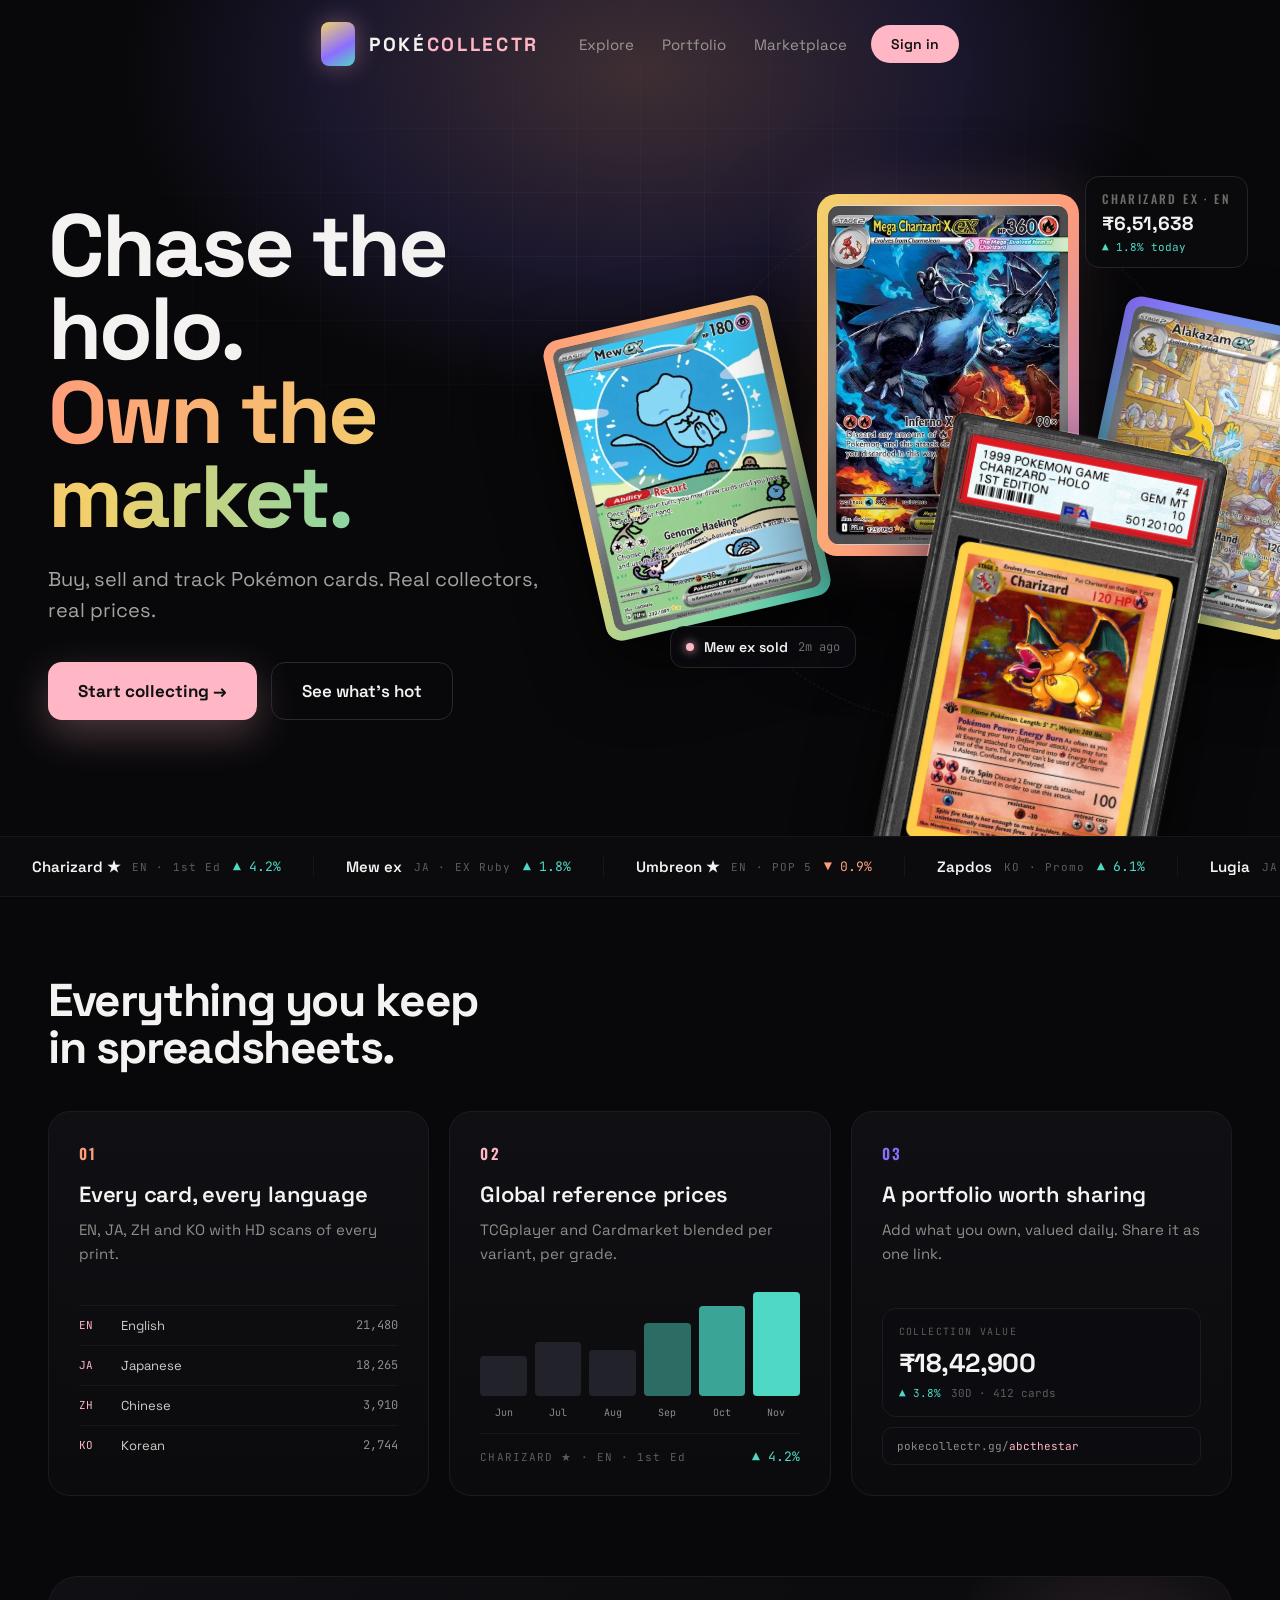
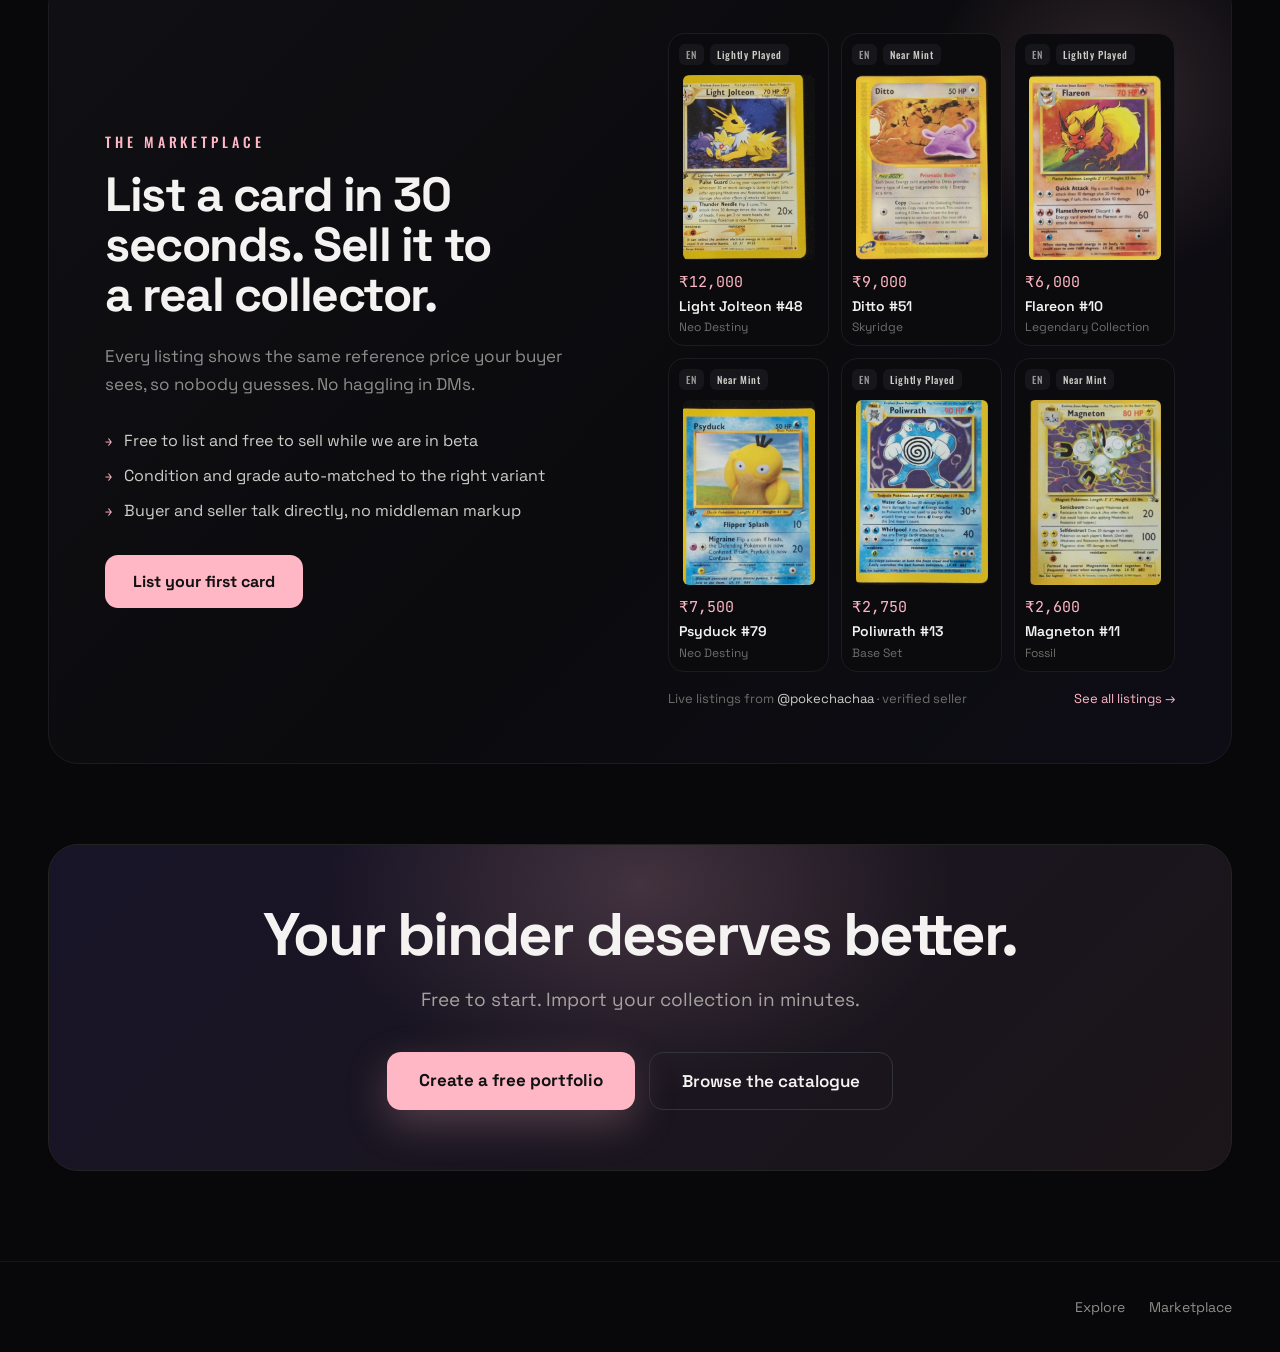
<file: index.html>
<!DOCTYPE html>
<html lang="en">
<head>
<meta charset="utf-8">
<meta name="viewport" content="width=device-width, initial-scale=1">
<title>PokéCollectr · Chase the holo. Own the market.</title>
<meta name="description" content="Buy, sell and track Pokémon cards. Real collectors, real prices.">
<link rel="icon" type="image/svg+xml" href="assets/icons/favicon.svg">
<link rel="preconnect" href="https://fonts.googleapis.com">
<link rel="preconnect" href="https://fonts.gstatic.com" crossorigin>
<link href="https://fonts.googleapis.com/css2?family=Space+Grotesk:wght@400;500;600;700&family=JetBrains+Mono:wght@400;500&family=Oswald:wght@400;500;600&display=swap" rel="stylesheet">
<link rel="stylesheet" href="styles.css">
</head>
<body>

<div class="page">

  <div class="hero-wrap">
    <div class="ambient-glow"></div>
    <div class="grid-overlay"></div>

    <header class="header">
      <div class="header-left">
        <a href="#explore" class="logo">
          <span class="logo-mark"></span>
          <span class="logo-text">POKÉ<span class="logo-accent">COLLECTR</span></span>
        </a>
        <nav class="nav">
          <a href="#explore" class="nav-link">Explore</a>
          <a href="#portfolio" class="nav-link">Portfolio</a>
          <a href="marketplace.html" class="nav-link">Marketplace</a>
        </nav>
      </div>
      <div class="header-right">
        <a href="marketplace.html" class="btn-signin">Sign in</a>
      </div>
    </header>

    <section class="hero">
      <div class="hero-copy">
        <h1 class="hero-title">
          Chase the holo.<br>
          <span class="holo-text">Own the market.</span>
        </h1>
        <p class="hero-tagline">Buy, sell and track Pokémon cards. Real collectors, real prices.</p>
        <div class="hero-ctas">
          <a href="marketplace.html" class="btn-hero-primary">Start collecting →</a>
          <a href="#pulse" class="btn-hero-secondary">See what's hot</a>
        </div>
      </div>

      <div class="hero-visual">
        <div class="hero-orb"></div>
        <div class="hero-ring"></div>

        <div class="card-fan">
          <div class="card-tilt grail-card" data-tilt data-base="rotate(11deg)">
            <img class="grail-art" src="assets/cards/1999-pokemon-game-4-charizard-holo-gem-mt-10-1st-edition-94242.webp" alt="1999 Pokémon Game Charizard, Holo, 1st Edition, PSA 10 Gem Mint">
          </div>

          <div class="card-tilt card-left" data-tilt data-base="rotate(-13deg)">
            <div class="card-frame card-frame-left">
              <span class="card-sheen" data-sheen></span>
              <div class="card-art-wrap">
                <img class="card-art" src="assets/cards/mew-ex-hero-left.webp" alt="Mew ex card" loading="eager">
              </div>
            </div>
          </div>

          <div class="card-tilt card-right" data-tilt data-base="rotate(12deg)">
            <div class="card-frame card-frame-right">
              <span class="card-sheen" data-sheen></span>
              <div class="card-art-wrap">
                <img class="card-art" src="assets/cards/alakazam-ex-hero-right.webp" alt="Alakazam ex card" loading="eager">
              </div>
            </div>
          </div>

          <div class="card-tilt card-center" data-tilt data-base="">
            <div class="card-frame card-frame-center">
              <span class="card-sheen" data-sheen></span>
              <div class="card-art-wrap">
                <img class="card-art card-art-center" src="assets/cards/charizard-ex-hero-center.webp" alt="Mega Charizard X ex card" loading="eager">
              </div>
            </div>
          </div>
        </div>

        <div class="price-tile">
          <span class="price-tile-label">CHARIZARD EX · EN</span>
          <span class="price-tile-value">₹6,51,638</span>
          <span class="price-tile-delta up">▲ 1.8% today</span>
        </div>

        <div class="sold-tile">
          <span class="sold-dot"></span>
          <span class="sold-text">Mew ex sold</span>
          <span class="sold-time">2m ago</span>
        </div>
      </div>
    </section>
  </div>

  <section id="pulse" class="ticker-section">
    <div class="ticker-track">
      <div class="ticker-set">
        <div class="ticker-item"><span class="ticker-name">Charizard ★</span><span class="ticker-meta">EN · 1st Ed</span><span class="ticker-delta up">▲ 4.2%</span></div>
        <div class="ticker-item"><span class="ticker-name">Mew ex</span><span class="ticker-meta">JA · EX Ruby</span><span class="ticker-delta up">▲ 1.8%</span></div>
        <div class="ticker-item"><span class="ticker-name">Umbreon ★</span><span class="ticker-meta">EN · POP 5</span><span class="ticker-delta down">▼ 0.9%</span></div>
        <div class="ticker-item"><span class="ticker-name">Zapdos</span><span class="ticker-meta">KO · Promo</span><span class="ticker-delta up">▲ 6.1%</span></div>
        <div class="ticker-item"><span class="ticker-name">Lugia</span><span class="ticker-meta">JA · Neo</span><span class="ticker-delta up">▲ 2.4%</span></div>
        <div class="ticker-item"><span class="ticker-name">Alakazam ex</span><span class="ticker-meta">EN · EX Sandstorm</span><span class="ticker-delta down">▼ 1.3%</span></div>
        <div class="ticker-item"><span class="ticker-name">Blastoise</span><span class="ticker-meta">EN · Base</span><span class="ticker-delta up">▲ 3.0%</span></div>
        <div class="ticker-item"><span class="ticker-name">Snorlax</span><span class="ticker-meta">JA · Jungle</span><span class="ticker-delta up">▲ 0.7%</span></div>
      </div>
      <div class="ticker-set" aria-hidden="true">
        <div class="ticker-item"><span class="ticker-name">Charizard ★</span><span class="ticker-meta">EN · 1st Ed</span><span class="ticker-delta up">▲ 4.2%</span></div>
        <div class="ticker-item"><span class="ticker-name">Mew ex</span><span class="ticker-meta">JA · EX Ruby</span><span class="ticker-delta up">▲ 1.8%</span></div>
        <div class="ticker-item"><span class="ticker-name">Umbreon ★</span><span class="ticker-meta">EN · POP 5</span><span class="ticker-delta down">▼ 0.9%</span></div>
        <div class="ticker-item"><span class="ticker-name">Zapdos</span><span class="ticker-meta">KO · Promo</span><span class="ticker-delta up">▲ 6.1%</span></div>
        <div class="ticker-item"><span class="ticker-name">Lugia</span><span class="ticker-meta">JA · Neo</span><span class="ticker-delta up">▲ 2.4%</span></div>
        <div class="ticker-item"><span class="ticker-name">Alakazam ex</span><span class="ticker-meta">EN · EX Sandstorm</span><span class="ticker-delta down">▼ 1.3%</span></div>
        <div class="ticker-item"><span class="ticker-name">Blastoise</span><span class="ticker-meta">EN · Base</span><span class="ticker-delta up">▲ 3.0%</span></div>
        <div class="ticker-item"><span class="ticker-name">Snorlax</span><span class="ticker-meta">JA · Jungle</span><span class="ticker-delta up">▲ 0.7%</span></div>
      </div>
    </div>
  </section>

  <section id="explore" class="features-section">
    <h2 class="section-title">Everything you keep in spreadsheets.</h2>

    <div class="features-grid">
      <div class="feature-card">
        <div class="feature-num feature-num-gold">01</div>
        <h3 class="feature-title">Every card, every language</h3>
        <p class="feature-desc">EN, JA, ZH and KO with HD scans of every print.</p>
        <div class="feature-body">
          <div class="lang-table">
            <div class="lang-row">
              <span class="lang-code gold">EN</span>
              <span class="lang-name">English</span>
              <span class="lang-count">21,480</span>
            </div>
            <div class="lang-row">
              <span class="lang-code gold">JA</span>
              <span class="lang-name">Japanese</span>
              <span class="lang-count">18,265</span>
            </div>
            <div class="lang-row">
              <span class="lang-code gold">ZH</span>
              <span class="lang-name">Chinese</span>
              <span class="lang-count">3,910</span>
            </div>
            <div class="lang-row lang-row-last">
              <span class="lang-code gold">KO</span>
              <span class="lang-name">Korean</span>
              <span class="lang-count">2,744</span>
            </div>
          </div>
        </div>
      </div>

      <div class="feature-card">
        <div class="feature-num feature-num-teal">02</div>
        <h3 class="feature-title">Global reference prices</h3>
        <p class="feature-desc">TCGplayer and Cardmarket blended per variant, per grade.</p>
        <div class="feature-body">
          <div class="chart-bars">
            <div class="chart-bar" style="height:38%;background:#22222a"></div>
            <div class="chart-bar" style="height:52%;background:#22222a"></div>
            <div class="chart-bar" style="height:44%;background:#22222a"></div>
            <div class="chart-bar" style="height:70%;background:#2b6d64"></div>
            <div class="chart-bar" style="height:86%;background:#3aa596"></div>
            <div class="chart-bar" style="height:100%;background:#4fd8c4"></div>
          </div>
          <div class="chart-labels">
            <div class="chart-label">Jun</div>
            <div class="chart-label">Jul</div>
            <div class="chart-label">Aug</div>
            <div class="chart-label">Sep</div>
            <div class="chart-label">Oct</div>
            <div class="chart-label">Nov</div>
          </div>
          <div class="chart-footer">
            <span class="chart-footer-name">CHARIZARD ★ · EN · 1st Ed</span>
            <span class="chart-footer-delta up">▲ 4.2%</span>
          </div>
        </div>
      </div>

      <div id="portfolio" class="feature-card">
        <div class="feature-num feature-num-violet">03</div>
        <h3 class="feature-title">A portfolio worth sharing</h3>
        <p class="feature-desc">Add what you own, valued daily. Share it as one link.</p>
        <div class="feature-body">
          <div class="portfolio-value-card">
            <div class="portfolio-label">COLLECTION VALUE</div>
            <div class="portfolio-value">₹18,42,900</div>
            <div class="portfolio-meta">
              <span class="portfolio-delta up">▲ 3.8%</span>
              <span class="portfolio-period">30D · 412 cards</span>
            </div>
          </div>
          <div class="portfolio-link">pokecollectr.gg/<span class="portfolio-link-user">abcthestar</span></div>
        </div>
      </div>
    </div>
  </section>

  <section id="market" class="market-section">
    <div class="market-panel">
      <div class="market-glow"></div>
      <div class="market-grid">
        <div class="market-copy">
          <div class="market-eyebrow">THE MARKETPLACE</div>
          <h2 class="market-title">List a card in 30 seconds. Sell it to a real collector.</h2>
          <p class="market-desc">Every listing shows the same reference price your buyer sees, so nobody guesses. No haggling in DMs.</p>
          <div class="market-points">
            <div class="market-point"><span class="market-arrow">→</span><span class="market-point-text">Free to list and free to sell while we are in beta</span></div>
            <div class="market-point"><span class="market-arrow">→</span><span class="market-point-text">Condition and grade auto-matched to the right variant</span></div>
            <div class="market-point"><span class="market-arrow">→</span><span class="market-point-text">Buyer and seller talk directly, no middleman markup</span></div>
          </div>
          <a href="marketplace.html" class="btn-market-cta">List your first card</a>
        </div>

        <div class="market-listings">
          <div class="listings-grid">
            <a href="marketplace.html" class="listing-card">
              <div class="listing-chips">
                <span class="listing-chip">EN</span>
                <span class="listing-chip listing-chip-cond">Lightly Played</span>
              </div>
              <div class="listing-art-wrap"><img src="assets/cards/jolteon.png" alt="Light Jolteon #48" class="listing-art"></div>
              <div class="listing-price">₹12,000</div>
              <div class="listing-name">Light Jolteon #48</div>
              <div class="listing-set">Neo Destiny</div>
            </a>
            <a href="marketplace.html" class="listing-card">
              <div class="listing-chips">
                <span class="listing-chip">EN</span>
                <span class="listing-chip listing-chip-cond">Near Mint</span>
              </div>
              <div class="listing-art-wrap"><img src="assets/cards/ditto.png" alt="Ditto #51" class="listing-art"></div>
              <div class="listing-price">₹9,000</div>
              <div class="listing-name">Ditto #51</div>
              <div class="listing-set">Skyridge</div>
            </a>
            <a href="marketplace.html" class="listing-card">
              <div class="listing-chips">
                <span class="listing-chip">EN</span>
                <span class="listing-chip listing-chip-cond">Lightly Played</span>
              </div>
              <div class="listing-art-wrap"><img src="assets/cards/flareon.png" alt="Flareon #10" class="listing-art"></div>
              <div class="listing-price">₹6,000</div>
              <div class="listing-name">Flareon #10</div>
              <div class="listing-set">Legendary Collection</div>
            </a>
            <a href="marketplace.html" class="listing-card">
              <div class="listing-chips">
                <span class="listing-chip">EN</span>
                <span class="listing-chip listing-chip-cond">Near Mint</span>
              </div>
              <div class="listing-art-wrap"><img src="assets/cards/psyduck.png" alt="Psyduck #79" class="listing-art"></div>
              <div class="listing-price">₹7,500</div>
              <div class="listing-name">Psyduck #79</div>
              <div class="listing-set">Neo Destiny</div>
            </a>
            <a href="marketplace.html" class="listing-card">
              <div class="listing-chips">
                <span class="listing-chip">EN</span>
                <span class="listing-chip listing-chip-cond">Lightly Played</span>
              </div>
              <div class="listing-art-wrap"><img src="assets/cards/poliwrath.png" alt="Poliwrath #13" class="listing-art"></div>
              <div class="listing-price">₹2,750</div>
              <div class="listing-name">Poliwrath #13</div>
              <div class="listing-set">Base Set</div>
            </a>
            <a href="marketplace.html" class="listing-card">
              <div class="listing-chips">
                <span class="listing-chip">EN</span>
                <span class="listing-chip listing-chip-cond">Near Mint</span>
              </div>
              <div class="listing-art-wrap"><img src="assets/cards/magneton.png" alt="Magneton #11" class="listing-art"></div>
              <div class="listing-price">₹2,600</div>
              <div class="listing-name">Magneton #11</div>
              <div class="listing-set">Fossil</div>
            </a>
          </div>
          <div class="listings-footer">
            <span>Live listings from <span class="listings-seller">@pokechachaa</span> · verified seller</span>
            <a href="marketplace.html" class="listings-link">See all listings →</a>
          </div>
        </div>
      </div>
    </div>
  </section>

  <section class="closing-section">
    <div class="closing-panel">
      <div class="closing-glow"></div>
      <h2 class="closing-title">Your binder deserves better.</h2>
      <p class="closing-desc">Free to start. Import your collection in minutes.</p>
      <div class="closing-ctas">
        <a href="#market" class="btn-closing-primary">Create a free portfolio</a>
        <a href="#explore" class="btn-closing-secondary">Browse the catalogue</a>
      </div>
    </div>
  </section>

  <footer class="footer">
    <div class="footer-links">
      <a href="#explore" class="footer-link">Explore</a>
      <a href="marketplace.html" class="footer-link">Marketplace</a>
    </div>
  </footer>
</div>

<script src="script.js"></script>
</body>
</html>
</file>
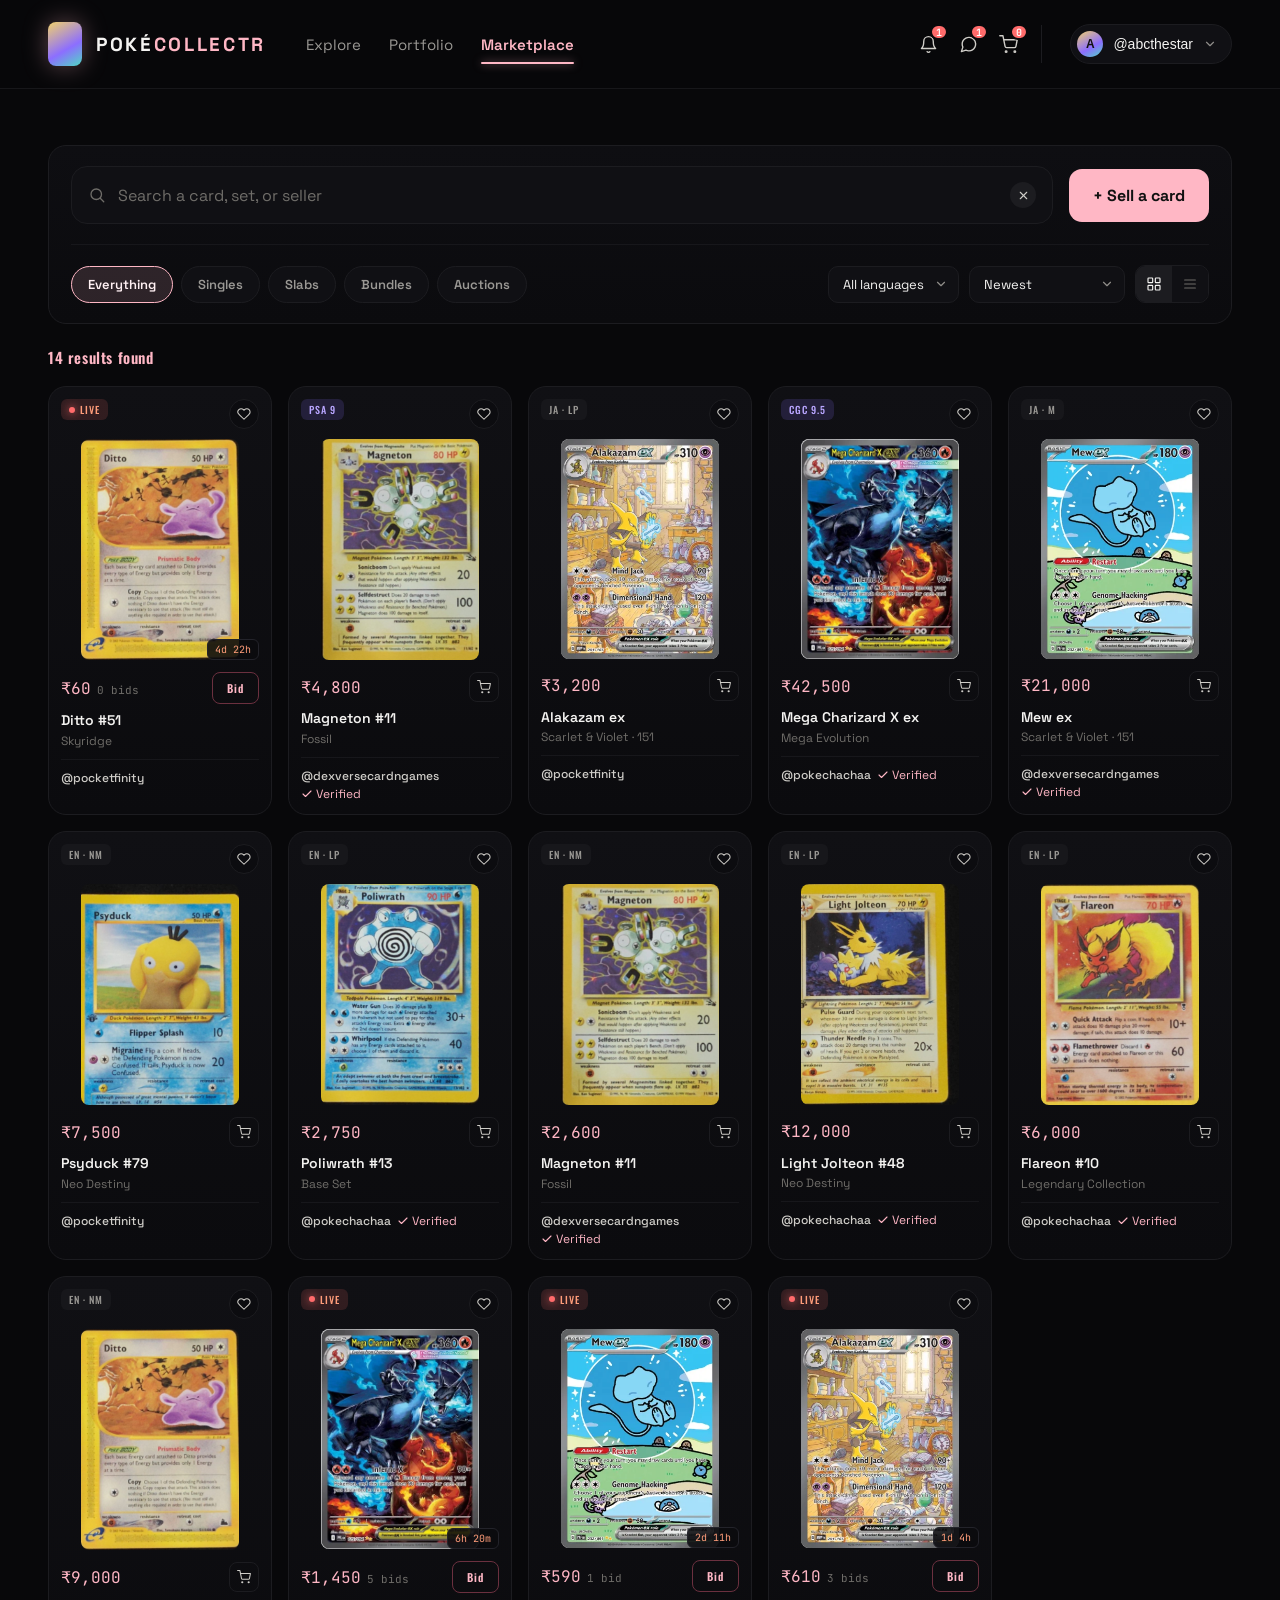
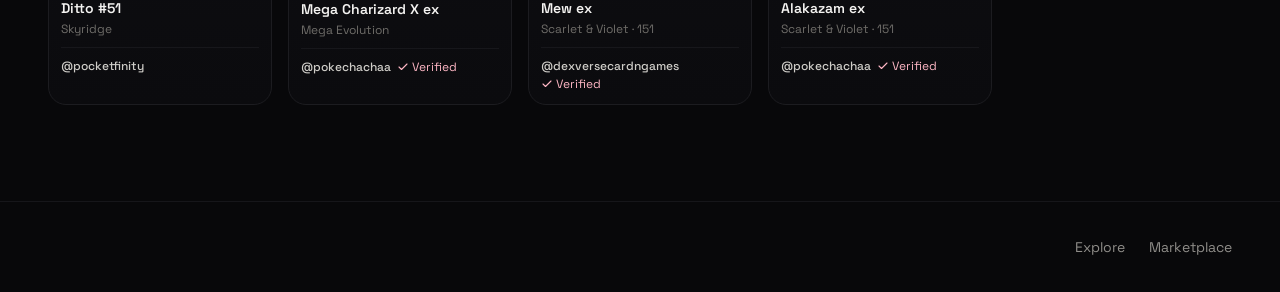
<file: marketplace.html>
<!DOCTYPE html>
<html lang="en">
<head>
<meta charset="utf-8">
<meta name="viewport" content="width=device-width, initial-scale=1">
<title>Marketplace · PokéCollectr</title>
<meta name="description" content="Buy Pokémon cards from real collectors: singles, slabs, bundles and live auctions.">
<link rel="icon" type="image/svg+xml" href="assets/icons/favicon.svg">
<link rel="preconnect" href="https://fonts.googleapis.com">
<link rel="preconnect" href="https://fonts.gstatic.com" crossorigin>
<link href="https://fonts.googleapis.com/css2?family=Space+Grotesk:wght@400;500;600;700&family=JetBrains+Mono:wght@400;500&family=Oswald:wght@400;500;600&display=swap" rel="stylesheet">
<link rel="stylesheet" href="styles.css">
<link rel="stylesheet" href="marketplace.css">
</head>
<body>

<div class="page">

  <header class="header mp-header">
    <div class="header-left">
      <a href="index.html" class="logo">
        <span class="logo-mark"></span>
        <span class="logo-text">POKÉ<span class="logo-accent">COLLECTR</span></span>
      </a>
      <nav class="nav">
        <a href="index.html#explore" class="nav-link">Explore</a>
        <a href="index.html#portfolio" class="nav-link">Portfolio</a>
        <a href="marketplace.html" class="nav-link nav-link-active">Marketplace</a>
      </nav>
    </div>
    <div class="header-right">
      <div class="header-icons">
        <button class="icon-btn" id="notifBtn" type="button" aria-label="Notifications">
          <svg viewBox="0 0 24 24" fill="none" stroke="currentColor" stroke-width="1.75" stroke-linecap="round" stroke-linejoin="round"><path d="M18 8a6 6 0 0 0-12 0c0 7-3 9-3 9h18s-3-2-3-9"/><path d="M13.73 21a2 2 0 0 1-3.46 0"/></svg>
          <span class="icon-badge">1</span>
        </button>
        <button class="icon-btn" id="chatBtn" type="button" aria-label="Messages">
          <svg viewBox="0 0 24 24" fill="none" stroke="currentColor" stroke-width="1.75" stroke-linecap="round" stroke-linejoin="round"><path d="M21 11.5a8.38 8.38 0 0 1-.9 3.8 8.5 8.5 0 0 1-7.6 4.7 8.38 8.38 0 0 1-3.8-.9L3 21l1.9-5.7a8.38 8.38 0 0 1-.9-3.8 8.5 8.5 0 0 1 4.7-7.6 8.38 8.38 0 0 1 3.8-.9h.5a8.48 8.48 0 0 1 8 8v.5z"/></svg>
          <span class="icon-badge">1</span>
        </button>
        <button class="icon-btn" id="cartBtn" type="button" aria-label="Cart">
          <svg viewBox="0 0 24 24" fill="none" stroke="currentColor" stroke-width="1.75" stroke-linecap="round" stroke-linejoin="round"><circle cx="9" cy="21" r="1"/><circle cx="20" cy="21" r="1"/><path d="M1 1h4l2.68 13.39a2 2 0 0 0 2 1.61h9.72a2 2 0 0 0 2-1.61L23 6H6"/></svg>
          <span class="icon-badge" id="cartBadge" hidden>0</span>
        </button>
      </div>

      <div class="avatar-menu">
        <button class="avatar-btn" id="avatarBtn" type="button" aria-haspopup="true" aria-expanded="false">
          <span class="avatar-circle">A</span>
          <span class="avatar-name">@abcthestar</span>
          <svg class="avatar-chevron" viewBox="0 0 24 24" fill="none" stroke="currentColor" stroke-width="2" stroke-linecap="round" stroke-linejoin="round"><polyline points="6 9 12 15 18 9"/></svg>
        </button>
        <div class="avatar-dropdown" id="avatarDropdown" hidden>
          <a href="index.html#portfolio" class="avatar-dropdown-item">Portfolio</a>
          <a href="marketplace.html" class="avatar-dropdown-item">My listings</a>
          <a href="index.html" class="avatar-dropdown-item">Sign out</a>
        </div>
      </div>
    </div>
  </header>

  <main class="mp-main">
    <div class="mp-toolbar-panel">
      <div class="mp-toolbar">
        <div class="mp-search">
          <svg class="mp-search-icon" viewBox="0 0 24 24" fill="none" stroke="currentColor" stroke-width="1.75" stroke-linecap="round" stroke-linejoin="round"><circle cx="11" cy="11" r="7"/><line x1="21" y1="21" x2="16.65" y2="16.65"/></svg>
          <input type="text" id="searchInput" class="mp-search-input" placeholder="Search a card, set, or seller" autocomplete="off">
          <button class="mp-search-clear" id="searchClear" type="button" aria-label="Clear search" hidden>
            <svg viewBox="0 0 24 24" fill="none" stroke="currentColor" stroke-width="2" stroke-linecap="round" stroke-linejoin="round"><line x1="18" y1="6" x2="6" y2="18"/><line x1="6" y1="6" x2="18" y2="18"/></svg>
          </button>
        </div>
        <a href="#" class="btn-market-cta mp-sell-cta">+ Sell a card</a>
      </div>

      <div class="mp-filters">
        <div class="mp-pillrow" id="typeFilters" role="tablist">
          <button class="mp-pill mp-pill-active" data-type="everything" type="button">Everything</button>
          <button class="mp-pill" data-type="single" type="button">Singles</button>
          <button class="mp-pill" data-type="slab" type="button">Slabs</button>
          <button class="mp-pill" data-type="bundle" type="button">Bundles</button>
          <button class="mp-pill" data-type="auction" type="button">Auctions</button>
        </div>
        <div class="mp-controls-right">
          <select id="langSelect" class="mp-sort">
            <option value="all">All languages</option>
            <option value="EN">English</option>
            <option value="JA">Japanese</option>
            <option value="KO">Korean</option>
            <option value="CN">Chinese</option>
          </select>
          <select id="sortSelect" class="mp-sort">
            <option value="newest">Newest</option>
            <option value="price-asc">Price: low to high</option>
            <option value="price-desc">Price: high to low</option>
            <option value="bids">Most bids</option>
          </select>
          <div class="mp-view-toggle">
            <button class="mp-view-btn mp-view-active" id="gridViewBtn" type="button" aria-label="Grid view">
              <svg viewBox="0 0 24 24" fill="none" stroke="currentColor" stroke-width="1.75" stroke-linecap="round" stroke-linejoin="round"><rect x="3" y="3" width="7" height="7" rx="1"/><rect x="14" y="3" width="7" height="7" rx="1"/><rect x="3" y="14" width="7" height="7" rx="1"/><rect x="14" y="14" width="7" height="7" rx="1"/></svg>
            </button>
            <button class="mp-view-btn" id="listViewBtn" type="button" aria-label="List view">
              <svg viewBox="0 0 24 24" fill="none" stroke="currentColor" stroke-width="1.75" stroke-linecap="round" stroke-linejoin="round"><line x1="4" y1="6" x2="20" y2="6"/><line x1="4" y1="12" x2="20" y2="12"/><line x1="4" y1="18" x2="20" y2="18"/></svg>
            </button>
          </div>
        </div>
      </div>
    </div>

    <div class="mp-result-count" id="resultCount"></div>

    <div class="mp-grid" id="mpGrid"></div>

    <p class="mp-empty" id="mpEmpty" hidden>No listings match your filters. Try a different search or clear a filter.</p>
  </main>

  <footer class="footer mp-footer">
    <div class="footer-links">
      <a href="index.html#explore" class="footer-link">Explore</a>
      <a href="marketplace.html" class="footer-link">Marketplace</a>
    </div>
  </footer>
</div>

<div class="toast" id="toast" hidden></div>

<div class="mp-modal-backdrop" id="mpModalBackdrop" hidden>
  <div class="mp-modal" id="mpModal" role="dialog" aria-modal="true" aria-label="Listing details">
    <button class="mp-modal-back" id="mpModalClose" type="button">
      <svg viewBox="0 0 24 24" fill="none" stroke="currentColor" stroke-width="2" stroke-linecap="round" stroke-linejoin="round"><line x1="19" y1="12" x2="5" y2="12"/><polyline points="12 19 5 12 12 5"/></svg>
      Back to marketplace
    </button>
    <div class="mp-modal-body" id="mpModalBody"></div>
  </div>
</div>

<script src="marketplace.js"></script>
</body>
</html>
</file>
<file: styles.css>
html, body { margin: 0; padding: 0; background: #08080a; }
* { box-sizing: border-box; }
a { color: #FFB7C5; text-decoration: none; }
a:hover { color: #FFD6E0; }
::selection { background: #FFB7C5; color: #111; }

@keyframes holo { 0% { background-position: 0% 50%; } 100% { background-position: 200% 50%; } }
@keyframes marquee { 0% { transform: translateX(0); } 100% { transform: translateX(-50%); } }
@keyframes floaty {
  0%, 100% { transform: var(--floaty-base, ) translateY(0); }
  50% { transform: var(--floaty-base, ) translateY(-14px); }
}
@keyframes glowpulse { 0%, 100% { opacity: .45; } 50% { opacity: .9; } }
@keyframes spinslow { 0% { transform: rotate(0deg); } 100% { transform: rotate(360deg); } }

.page {
  background: #08080a;
  color: #f4f3f1;
  font-family: 'Space Grotesk', Helvetica, sans-serif;
  min-height: 100vh;
  overflow-x: hidden;
}

/* ---------- hero wrap ---------- */

.hero-wrap { position: relative; overflow: hidden; padding-bottom: 40px; }

.ambient-glow {
  position: absolute; top: -380px; left: 50%; transform: translateX(-50%);
  width: 1400px; height: 900px;
  background: radial-gradient(closest-side, rgba(255, 183, 197, .22), rgba(140, 110, 255, .14) 45%, transparent 74%);
  animation: glowpulse 7s ease-in-out infinite;
  pointer-events: none;
}

.grid-overlay {
  position: absolute; inset: 0;
  background-image:
    linear-gradient(rgba(255, 183, 197, .05) 1px, transparent 1px),
    linear-gradient(90deg, rgba(255, 183, 197, .05) 1px, transparent 1px);
  background-size: 64px 64px;
  mask-image: radial-gradient(closest-side at 50% 30%, #000, transparent);
  pointer-events: none;
}

/* ---------- header ---------- */

.header {
  position: relative; display: flex; align-items: center; justify-content: space-between;
  gap: 24px; padding: 22px 48px; max-width: 1440px; margin: 0 auto;
}

.header-left { display: flex; align-items: center; gap: 40px; }

.logo { display: flex; align-items: center; gap: 14px; color: #f4f3f1; }

.logo-mark {
  display: block; width: 34px; height: 44px; border-radius: 8px; flex: 0 0 auto;
  background: linear-gradient(150deg, #f2d16b, #8c6eff 60%, #4fd8c4);
  box-shadow: 0 0 24px rgba(255, 183, 197, .35);
}

.logo-text { font-size: 19px; font-weight: 700; letter-spacing: .14em; }
.logo-accent { color: #FFB7C5; }

.nav { display: flex; gap: 28px; font-size: 15px; }
.nav-link { color: #9a9894; }
.nav-link:hover { color: #ffffff; }

.header-right { display: flex; align-items: center; gap: 14px; }

.btn-signin {
  padding: 10px 20px; border-radius: 999px; background: #FFB7C5; color: #111111;
  font-weight: 600; font-size: 14px;
}
.btn-signin:hover, .btn-hero-primary:hover, .btn-market-cta:hover, .btn-closing-primary:hover {
  background: #FFD6E0; color: #111111;
}

/* ---------- hero ---------- */

.hero {
  position: relative; max-width: 1440px; margin: 0 auto; padding: 40px 48px 0;
  display: grid; grid-template-columns: repeat(auto-fit, minmax(440px, 1fr)); gap: 48px; align-items: center;
}

.hero-title {
  margin: 0; font-size: 88px; line-height: .95; letter-spacing: -.035em; font-weight: 700;
  text-wrap: balance;
}

.holo-text {
  background: linear-gradient(90deg, #ff9d7a, #f2d16b 30%, #4fd8c4 62%, #8c6eff);
  background-size: 200% 100%;
  -webkit-background-clip: text; background-clip: text; color: transparent;
  animation: holo 6s linear infinite;
}

.hero-tagline {
  margin: 26px 0 0; max-width: 520px; font-size: 20px; line-height: 1.55; color: #a5a39f;
  text-wrap: pretty;
}

.hero-ctas { display: flex; gap: 14px; margin-top: 36px; flex-wrap: wrap; }

.btn-hero-primary {
  display: inline-flex; align-items: center; gap: 10px; padding: 17px 30px; border-radius: 14px;
  background: #FFB7C5; color: #111111; font-size: 17px; font-weight: 700;
  box-shadow: 0 14px 40px rgba(255, 183, 197, .28);
  transition: transform .2s ease;
}
.btn-hero-primary:hover { transform: translateY(-2px); }

.btn-hero-secondary {
  display: inline-flex; align-items: center; padding: 17px 30px; border-radius: 14px;
  border: 1px solid #2a2a2e; color: #f4f3f1; font-size: 17px; font-weight: 600;
}
.btn-hero-secondary:hover { border-color: #5b5b62; color: #ffffff; }

/* ---------- hero visual / card fan ---------- */

.hero-visual { position: relative; height: 560px; display: flex; align-items: center; justify-content: center; }

.hero-orb {
  position: absolute; width: 420px; height: 420px; border-radius: 999px;
  background: radial-gradient(closest-side, rgba(255, 183, 197, .24), transparent 70%);
  filter: blur(10px);
}

.hero-ring {
  position: absolute; width: 520px; height: 520px; border: 1px dashed rgba(255, 255, 255, .07);
  border-radius: 999px; animation: spinslow 60s linear infinite;
}

.card-fan { position: relative; width: 520px; height: 520px; perspective: 1200px; }

.card-tilt { position: absolute; transition: transform .35s ease; }
.card-left { left: -116px; top: 112px; width: 230px; transform: rotate(-13deg); }
.card-right { right: -116px; top: 112px; width: 230px; transform: rotate(12deg); }
.card-center { left: 50%; top: -8px; width: 262px; margin-left: -131px; animation: floaty 6s ease-in-out infinite; z-index: 3; }
.grail-card {
  left: 50%; top: 230px; width: 280px; margin-left: -40px; z-index: 4;
  --floaty-base: rotate(11deg); transform: rotate(11deg);
  animation: floaty 6s ease-in-out infinite; animation-delay: -3s;
}
.grail-art {
  display: block; width: 100%; height: auto; border-radius: 12px;
  box-shadow: 0 30px 70px rgba(0, 0, 0, .65); border: 1px solid rgba(255, 255, 255, .06);
}

.card-frame {
  position: relative; border-radius: 16px; padding: 9px;
  box-shadow: 0 30px 70px rgba(0, 0, 0, .65);
}
.card-frame-left { background: linear-gradient(150deg, #ff9d7a, #f2d16b, #4fd8c4); }
.card-frame-right { background: linear-gradient(150deg, #8c6eff, #4fd8c4, #f2d16b); }
.card-frame-center {
  border-radius: 20px; padding: 11px;
  background: linear-gradient(120deg, #f2d16b, #ff9d7a 25%, #8c6eff 55%, #4fd8c4);
  background-size: 220% 220%;
  animation: holo 7s linear infinite;
  box-shadow: 0 44px 100px rgba(0, 0, 0, .75), 0 0 60px rgba(255, 183, 197, .18);
}

.card-sheen {
  position: absolute; inset: 0; border-radius: 16px; pointer-events: none; opacity: 0;
  transition: opacity .3s ease;
  background: radial-gradient(220px circle at 50% 50%, rgba(255, 255, 255, .42), rgba(255, 255, 255, .06) 45%, transparent 70%);
  mix-blend-mode: soft-light;
}
.card-frame-center .card-sheen { border-radius: 20px; }

.card-art-wrap { position: relative; }
.card-art { display: block; width: 100%; height: 290px; object-fit: cover; border-radius: 10px; }
.card-art-center { height: 340px; border-radius: 12px; }

.price-tile {
  position: absolute; right: -16px; top: -6px; display: flex; flex-direction: column; gap: 4px;
  padding: 13px 16px; border-radius: 14px; border: 1px solid #23232a; background: rgba(11, 11, 14, .9);
  z-index: 4;
}
.price-tile-label { font-family: 'Oswald', sans-serif; font-weight: 500; font-size: 12px; letter-spacing: .2em; color: #6f6d69; }
.price-tile-value { font-size: 19px; font-weight: 700; }
.price-tile-delta { font-family: 'JetBrains Mono', monospace; font-size: 11px; }
.price-tile-delta.up { color: #4fd8c4; }

.sold-tile {
  position: absolute; left: 6px; bottom: 74px; display: flex; align-items: center; gap: 10px;
  padding: 11px 15px; border-radius: 14px; border: 1px solid #23232a; background: rgba(11, 11, 14, .9);
  animation: floaty 7s ease-in-out infinite; z-index: 4;
}
.sold-dot { width: 8px; height: 8px; border-radius: 99px; background: #FFB7C5; box-shadow: 0 0 10px #FFB7C5; }
.sold-text { font-size: 14px; font-weight: 600; }
.sold-time { font-family: 'JetBrains Mono', monospace; font-size: 12px; color: #6f6d69; }

/* ---------- ticker ---------- */

.ticker-section {
  position: relative; border-top: 1px solid #17171a; border-bottom: 1px solid #17171a;
  background: #0b0b0e; padding: 20px 0; overflow: hidden;
}
.ticker-track { display: flex; width: max-content; animation: marquee 38s linear infinite; }
.ticker-set { display: flex; }
.ticker-item {
  display: flex; align-items: center; gap: 12px; padding: 0 32px; border-right: 1px solid #17171a;
  white-space: nowrap;
}
.ticker-name { font-size: 15px; font-weight: 600; }
.ticker-meta { font-family: 'JetBrains Mono', monospace; font-size: 11px; letter-spacing: .1em; color: #5d5c58; }
.ticker-delta { font-family: 'JetBrains Mono', monospace; font-size: 13px; }
.ticker-delta.up { color: #4fd8c4; }
.ticker-delta.down { color: #ff9d7a; }

/* ---------- features ---------- */

.features-section { max-width: 1440px; margin: 0 auto; padding: 80px 48px 0; }

.section-title {
  margin: 0; font-size: 46px; line-height: 1.02; letter-spacing: -.03em; max-width: 560px;
  text-wrap: balance;
}

.features-grid {
  display: grid; grid-template-columns: repeat(auto-fit, minmax(280px, 1fr)); gap: 20px;
  margin-top: 40px; align-items: stretch;
}

.feature-card {
  display: flex; flex-direction: column; padding: 30px; border-radius: 22px; border: 1px solid #1c1c20;
  background: linear-gradient(180deg, #101014, #0b0b0e);
  transition: border-color .25s ease, transform .25s ease;
}
.feature-card:hover { border-color: #3a3a42; transform: translateY(-4px); }

.feature-num { font-family: 'Oswald', sans-serif; font-weight: 600; font-size: 15px; letter-spacing: .16em; }
.feature-num-gold { color: #ff9d7a; }
.feature-num-teal { color: #FFB7C5; }
.feature-num-violet { color: #8c6eff; }

.feature-title { margin: 16px 0 10px; font-size: 22px; font-weight: 600; letter-spacing: -.01em; }
.feature-desc { margin: 0 0 26px; font-size: 15px; line-height: 1.6; color: #8f8d89; max-width: 34ch; }

.feature-body { margin-top: auto; display: flex; flex-direction: column; justify-content: flex-end; min-height: 170px; }

.lang-table { border-top: 1px solid #17171b; }
.lang-row { display: flex; align-items: center; gap: 12px; padding: 11px 0; border-bottom: 1px solid #17171b; }
.lang-row-last { border-bottom: none; }
.lang-code { width: 30px; font-family: 'JetBrains Mono', monospace; font-size: 11px; }
.lang-code.gold { color: #FFB7C5; }
.lang-name { flex: 1; font-size: 13px; color: #cfcdc8; }
.lang-count { font-family: 'JetBrains Mono', monospace; font-size: 12px; color: #8f8d89; }

.chart-bars { display: flex; align-items: flex-end; gap: 8px; height: 104px; }
.chart-bar { flex: 1; border-radius: 4px; }
.chart-labels { display: flex; gap: 8px; margin-top: 10px; }
.chart-label { flex: 1; text-align: center; font-family: 'JetBrains Mono', monospace; font-size: 10px; color: #8f8d89; }
.chart-footer {
  display: flex; align-items: baseline; gap: 8px; margin-top: 14px; padding-top: 14px;
  border-top: 1px solid #17171b;
}
.chart-footer-name { font-family: 'JetBrains Mono', monospace; font-size: 11px; letter-spacing: .1em; color: #5d5c58; }
.chart-footer-delta { font-family: 'JetBrains Mono', monospace; font-size: 13px; }
.chart-footer-delta.up { margin-left: auto; color: #4fd8c4; }

.portfolio-value-card { padding: 16px; border-radius: 14px; background: #0c0c10; border: 1px solid #1c1c20; }
.portfolio-label { font-family: 'JetBrains Mono', monospace; font-size: 10px; letter-spacing: .14em; color: #5d5c58; }
.portfolio-value { margin-top: 8px; font-size: 26px; font-weight: 700; letter-spacing: -.02em; }
.portfolio-meta { display: flex; align-items: center; gap: 10px; margin-top: 6px; }
.portfolio-delta { font-family: 'JetBrains Mono', monospace; font-size: 11px; }
.portfolio-delta.up { color: #4fd8c4; }
.portfolio-period { font-family: 'JetBrains Mono', monospace; font-size: 11px; color: #5d5c58; }

.portfolio-link {
  margin-top: 10px; padding: 11px 14px; border-radius: 10px; background: #0c0c10; border: 1px solid #1c1c20;
  font-family: 'JetBrains Mono', monospace; font-size: 11px; color: #8f8d89;
}
.portfolio-link-user { color: #FFB7C5; }

/* ---------- marketplace ---------- */

.market-section { max-width: 1440px; margin: 0 auto; padding: 80px 48px 0; }

.market-panel {
  position: relative; overflow: hidden; border-radius: 30px; border: 1px solid #1c1c20;
  background: linear-gradient(135deg, #101014, #0b0b0e 55%, #0e0d16); padding: 56px;
}
.market-glow {
  position: absolute; right: -140px; top: -140px; width: 520px; height: 520px;
  background: radial-gradient(closest-side, rgba(255, 183, 197, .16), transparent 70%);
  pointer-events: none;
}
.market-grid {
  position: relative; display: grid; grid-template-columns: repeat(auto-fit, minmax(380px, 1fr));
  gap: 56px; align-items: center;
}

.market-eyebrow { font-family: 'Oswald', sans-serif; font-weight: 500; font-size: 14px; letter-spacing: .28em; color: #FFB7C5; }
.market-title { margin: 18px 0 0; font-size: 48px; line-height: 1.04; letter-spacing: -.03em; text-wrap: balance; }
.market-desc { margin: 22px 0 0; font-size: 17px; line-height: 1.65; color: #8f8d89; max-width: 480px; }

.market-points { display: flex; flex-direction: column; gap: 14px; margin-top: 32px; }
.market-point { display: flex; gap: 12px; align-items: baseline; }
.market-arrow { font-family: 'JetBrains Mono', monospace; font-size: 12px; color: #FFB7C5; }
.market-point-text { font-size: 16px; color: #cfcdc8; }

.btn-market-cta {
  display: inline-flex; margin-top: 34px; padding: 16px 28px; border-radius: 13px;
  background: #FFB7C5; color: #111111; font-weight: 700; font-size: 16px;
}

.listings-grid { display: grid; grid-template-columns: repeat(auto-fit, minmax(150px, 1fr)); gap: 12px; }

.listing-card {
  display: flex; flex-direction: column; border-radius: 16px; border: 1px solid #1c1c20;
  background: #0b0b0e; padding: 10px; color: #f4f3f1;
  transition: border-color .2s ease, transform .2s ease;
}
.listing-card:hover { border-color: #3a3a42; transform: translateY(-3px); color: #f4f3f1; }

.listing-chips { display: flex; align-items: center; gap: 6px; }
.listing-chip {
  padding: 3px 7px; border-radius: 6px; background: #17171b; font-family: 'Oswald', sans-serif;
  font-weight: 500; font-size: 10px; letter-spacing: .12em; color: #9a9894;
}
.listing-chip-cond { letter-spacing: .08em; color: #cfcdc8; }

.listing-art-wrap { margin: 10px 0 12px; display: flex; justify-content: center; }
.listing-art { display: block; width: 100%; max-width: 132px; height: auto; border-radius: 6px; }

.listing-price { font-family: 'JetBrains Mono', monospace; font-size: 15px; color: #FFB7C5; }
.listing-name { margin-top: 6px; font-size: 14px; font-weight: 600; line-height: 1.25; }
.listing-set {
  margin-top: 4px; font-size: 12px; color: #6f6d69; white-space: nowrap; overflow: hidden;
  text-overflow: ellipsis;
}

.listings-footer {
  display: flex; align-items: center; justify-content: space-between; gap: 16px; margin-top: 18px;
  font-size: 13px; color: #6f6d69;
}
.listings-seller { color: #cfcdc8; }
.listings-link { color: #FFB7C5; }
.listings-link:hover { color: #FFD6E0; }

/* ---------- closing CTA ---------- */

.closing-section { max-width: 1440px; margin: 0 auto; padding: 80px 48px 90px; }

.closing-panel {
  position: relative; overflow: hidden; border-radius: 30px; padding: 60px 56px; text-align: center;
  background: linear-gradient(135deg, rgba(140, 110, 255, .12), rgba(255, 183, 197, .08));
  border: 1px solid #23231f;
}
.closing-glow {
  position: absolute; left: 50%; top: -260px; transform: translateX(-50%); width: 900px; height: 600px;
  background: radial-gradient(closest-side, rgba(255, 183, 197, .18), transparent 70%);
  pointer-events: none;
}
.closing-title { position: relative; margin: 0; font-size: 60px; line-height: 1; letter-spacing: -.035em; }
.closing-desc { position: relative; margin: 20px auto 0; max-width: 520px; font-size: 19px; line-height: 1.55; color: #a5a39f; }
.closing-ctas { position: relative; display: flex; gap: 14px; justify-content: center; margin-top: 38px; flex-wrap: wrap; }

.btn-closing-primary {
  padding: 17px 32px; border-radius: 14px; background: #FFB7C5; color: #111111;
  font-weight: 700; font-size: 17px;
  box-shadow: 0 14px 40px rgba(255, 183, 197, .25);
}
.btn-closing-secondary {
  padding: 17px 32px; border-radius: 14px; border: 1px solid #33333a; color: #f4f3f1;
  font-weight: 600; font-size: 17px;
}
.btn-closing-secondary:hover { border-color: #666666; color: #ffffff; }

/* ---------- footer ---------- */

.footer {
  border-top: 1px solid #16161a; padding: 36px 48px; max-width: 1440px; margin: 0 auto;
  display: flex; justify-content: flex-end; align-items: center; gap: 24px; flex-wrap: wrap;
}
.footer-links { display: flex; gap: 24px; font-size: 14px; }
.footer-link { color: #8f8d89; }
.footer-link:hover { color: #ffffff; }

/* ========================================================= */
/* Responsive: desktop — fill the viewport so the ticker      */
/* lands at the bottom of the first screen instead of         */
/* sitting high up with empty space below it                  */
/* ========================================================= */

@media (min-width: 901px) {
  .hero-wrap { display: flex; flex-direction: column; min-height: calc(100vh - 64px); }
  .hero { flex: 1; align-content: center; }
}

@media (min-width: 1700px) {
  .hero-title { font-size: 104px; }
  .hero-tagline { font-size: 22px; }
  .hero-visual { transform: scale(1.14); }
}

/* ========================================================= */
/* Responsive: tablet — stack the two-column grids            */
/* ========================================================= */

@media (max-width: 900px) {
  .header { padding: 20px 32px; }
  .hero { grid-template-columns: 1fr; padding: 32px 32px 0; gap: 36px; }
  .hero-title { font-size: 64px; }
  .features-section { padding: 64px 32px 0; }
  .market-section { padding: 64px 32px 0; }
  .market-panel { padding: 40px; }
  .market-grid { grid-template-columns: 1fr; gap: 40px; }
  .closing-section { padding: 64px 32px 76px; }
}

/* ========================================================= */
/* Responsive: phone — scale the card fan, tighten spacing     */
/* ========================================================= */

@media (max-width: 560px) {
  .header { flex-wrap: wrap; padding: 16px 18px; gap: 14px 0; }
  .header-left { display: contents; }
  .logo { order: 1; }
  .header-right { order: 2; }
  .logo-mark { width: 28px; height: 36px; }
  .logo-text { font-size: 15px; }
  .nav { order: 3; width: 100%; gap: 14px; font-size: 13px; }
  .btn-signin { padding: 9px 16px; font-size: 13px; }

  .hero { padding: 24px 18px 0; gap: 28px; }
  .hero-title { font-size: 40px; line-height: .98; }
  .hero-tagline { font-size: 16px; margin-top: 18px; max-width: 100%; }
  .hero-ctas { margin-top: 24px; }
  .btn-hero-primary, .btn-hero-secondary { padding: 14px 22px; font-size: 15px; }

  .hero-visual { height: 300px; }
  .hero-orb { width: 220px; height: 220px; }
  .hero-ring { width: 280px; height: 280px; }

  .card-fan { width: 280px; height: 280px; }
  .card-left { left: -56px; top: 58px; width: 118px; }
  .card-right { right: -56px; top: 58px; width: 118px; }
  .card-center { top: -4px; width: 134px; margin-left: -67px; }
  .grail-card { top: 124px; width: 151px; margin-left: -22px; transform: rotate(11deg); }
  .grail-art { border-radius: 7px; }
  .card-frame { padding: 6px; border-radius: 11px; }
  .card-frame-center { padding: 7px; border-radius: 14px; }
  .card-art { height: 150px; border-radius: 7px; }
  .card-art-center { height: 176px; border-radius: 8px; }

  .price-tile { right: -4px; top: -8px; padding: 9px 11px; gap: 3px; }
  .price-tile-label { font-size: 10px; }
  .price-tile-value { font-size: 15px; }
  .price-tile-delta { font-size: 10px; }

  .sold-tile { left: 0; bottom: 34px; padding: 8px 11px; gap: 7px; }
  .sold-dot { width: 7px; height: 7px; }
  .sold-text { font-size: 12px; }
  .sold-time { font-size: 10px; }

  .ticker-item { padding: 0 20px; gap: 10px; }
  .ticker-name { font-size: 13px; }
  .ticker-meta { font-size: 10px; }
  .ticker-delta { font-size: 12px; }

  .features-section { padding: 48px 18px 0; }
  .section-title { font-size: 30px; }
  .features-grid { grid-template-columns: 1fr; gap: 16px; margin-top: 28px; }
  .feature-card { padding: 22px; }

  .market-section { padding: 48px 18px 0; }
  .market-panel { padding: 26px 20px; border-radius: 22px; }
  .market-title { font-size: 30px; }
  .market-desc { font-size: 15px; }
  .btn-market-cta { padding: 14px 22px; font-size: 15px; margin-top: 24px; }
  .listings-grid { grid-template-columns: repeat(auto-fit, minmax(120px, 1fr)); gap: 10px; }
  .listings-footer { flex-direction: column; align-items: flex-start; gap: 8px; }

  .closing-section { padding: 48px 18px 64px; }
  .closing-panel { padding: 40px 22px; border-radius: 22px; }
  .closing-title { font-size: 34px; }
  .closing-desc { font-size: 16px; }
  .closing-ctas { margin-top: 26px; }
  .btn-closing-primary, .btn-closing-secondary { padding: 14px 24px; font-size: 15px; }

  .footer { padding: 28px 18px; }
}
</file>
<file: marketplace.css>
/* ---------- header ---------- */

.mp-header {
  position: sticky; top: 0; z-index: 20;
  background: rgba(8, 8, 10, .92);
  backdrop-filter: blur(10px);
  border-bottom: 1px solid #17171a;
}

.nav-link-active {
  position: relative;
  color: #FFB7C5;
  font-weight: 600;
}
.nav-link-active:hover { color: #FFB7C5; }
.nav-link-active::after {
  content: ''; position: absolute; left: 0; right: 0; bottom: -10px; height: 2px;
  border-radius: 2px; background: #FFB7C5; box-shadow: 0 0 8px rgba(255, 183, 197, .6);
}

.header-icons {
  display: flex; align-items: center; gap: 2px;
  padding-right: 14px; margin-right: 8px; border-right: 1px solid #1c1c20;
}

.icon-btn {
  position: relative;
  display: inline-flex; align-items: center; justify-content: center;
  width: 38px; height: 38px; border-radius: 999px;
  background: transparent; border: 1px solid transparent; color: #cfcdc8;
  cursor: pointer;
}
.icon-btn svg { width: 19px; height: 19px; }
.icon-btn:hover { background: #16161a; border-color: #23232a; color: #f4f3f1; }

.icon-badge {
  position: absolute; top: -2px; right: -2px;
  min-width: 16px; height: 16px; padding: 0 4px; border-radius: 999px;
  background: #ff6b6b; color: #fff;
  font-family: 'JetBrains Mono', monospace; font-size: 10px; font-weight: 600;
  display: flex; align-items: center; justify-content: center;
  border: 2px solid #08080a;
}

.avatar-menu { position: relative; margin-left: 6px; }
.avatar-btn {
  display: flex; align-items: center; gap: 10px;
  background: #101014; border: 1px solid #1c1c20; border-radius: 999px;
  padding: 6px 14px 6px 6px; cursor: pointer; color: #f4f3f1;
}
.avatar-btn:hover { border-color: #3a3a42; }
.avatar-circle {
  width: 26px; height: 26px; border-radius: 999px; flex: 0 0 auto;
  background: linear-gradient(150deg, #f2d16b, #8c6eff 60%, #4fd8c4);
  display: flex; align-items: center; justify-content: center;
  font-weight: 700; font-size: 12px; color: #111;
}
.avatar-name { font-size: 14px; font-weight: 500; }
.avatar-chevron { width: 14px; height: 14px; color: #8f8d89; }

.avatar-dropdown {
  position: absolute; right: 0; top: calc(100% + 10px); min-width: 180px;
  background: #101014; border: 1px solid #1c1c20; border-radius: 14px;
  padding: 6px; box-shadow: 0 20px 44px rgba(0, 0, 0, .5);
}
.avatar-dropdown-item {
  display: block; padding: 10px 12px; border-radius: 9px; font-size: 14px; color: #cfcdc8;
}
.avatar-dropdown-item:hover { background: #17171b; color: #f4f3f1; }

/* ---------- main layout ---------- */

.mp-main { max-width: 1440px; margin: 0 auto; padding: 36px 48px 96px; }

.mp-toolbar { display: flex; gap: 16px; align-items: center; }

.mp-search {
  flex: 1; position: relative; display: flex; align-items: center;
  background: #101014; border: 1px solid #1c1c20; border-radius: 16px;
  padding: 0 16px; height: 58px;
}
.mp-search:focus-within { border-color: #3a3a42; }
.mp-search-icon { width: 18px; height: 18px; color: #6f6d69; flex: 0 0 auto; }
.mp-search-input {
  flex: 1; background: transparent; border: none; outline: none;
  padding: 0 12px; font-family: 'Space Grotesk', sans-serif; font-size: 16px; color: #f4f3f1;
}
.mp-search-input::placeholder { color: #6f6d69; }
.mp-search-clear {
  display: flex; align-items: center; justify-content: center;
  width: 26px; height: 26px; border-radius: 999px; border: none;
  background: #1c1c20; color: #cfcdc8; cursor: pointer; flex: 0 0 auto;
}
.mp-search-clear svg { width: 13px; height: 13px; }
.mp-search-clear:hover { background: #26262c; }

.mp-sell-cta { margin-top: 0; padding: 16px 24px; white-space: nowrap; }

/* ---------- toolbar panel (stats + filters grouped together) ---------- */

.mp-toolbar-panel {
  margin-top: 20px; padding: 20px 22px; border-radius: 18px; border: 1px solid #1c1c20;
  background: linear-gradient(180deg, #0e0e12, #0b0b0e);
}

.mp-stat-dot {
  width: 7px; height: 7px; border-radius: 999px; background: #ff6b6b;
  box-shadow: 0 0 8px #ff6b6b; animation: glowpulse 1.6s ease-in-out infinite;
}

/* ---------- filters ---------- */

.mp-filters {
  display: flex; flex-wrap: wrap; gap: 16px; align-items: center; justify-content: space-between;
  margin-top: 20px; padding-top: 20px; border-top: 1px solid #17171b;
}

.mp-pillrow { display: flex; flex-wrap: wrap; gap: 8px; }

.mp-pill {
  padding: 9px 16px; border-radius: 999px; border: 1px solid #1c1c20; background: #101014;
  color: #9a9894; font-family: 'Space Grotesk', sans-serif; font-size: 13px; font-weight: 600;
  cursor: pointer; white-space: nowrap;
}
.mp-pill:hover { border-color: #3a3a42; color: #f4f3f1; }
.mp-pill-active, .mp-pill-active:hover {
  background: rgba(255, 183, 197, .14); border-color: #FFB7C5; color: #fff0f3;
}

.mp-controls-right { display: flex; flex-wrap: wrap; align-items: center; gap: 10px; }

.mp-sort {
  appearance: none; -webkit-appearance: none;
  background: #101014; border: 1px solid #1c1c20; border-radius: 10px;
  padding: 9px 34px 9px 14px; color: #f4f3f1; font-family: 'Space Grotesk', sans-serif; font-size: 13px;
  cursor: pointer;
  background-image: url("data:image/svg+xml,%3Csvg xmlns='http://www.w3.org/2000/svg' viewBox='0 0 24 24' fill='none' stroke='%238f8d89' stroke-width='2' stroke-linecap='round' stroke-linejoin='round'%3E%3Cpolyline points='6 9 12 15 18 9'/%3E%3C/svg%3E");
  background-repeat: no-repeat; background-position: right 10px center; background-size: 14px;
}
.mp-sort:hover { border-color: #3a3a42; }

.mp-view-toggle { display: flex; border: 1px solid #1c1c20; border-radius: 10px; overflow: hidden; }
.mp-view-btn {
  display: flex; align-items: center; justify-content: center; width: 36px; height: 36px;
  background: #101014; border: none; color: #6f6d69; cursor: pointer;
}
.mp-view-btn svg { width: 16px; height: 16px; }
.mp-view-btn:hover { color: #cfcdc8; }
.mp-view-active { background: #1c1c20; color: #f4f3f1; }

/* ---------- result count ---------- */

.mp-result-count {
  margin-top: 22px; font-family: 'Oswald', sans-serif; font-weight: 600; font-size: 15px;
  letter-spacing: .04em; color: #FFB7C5;
}

/* ---------- grid ---------- */

.mp-grid {
  display: grid; grid-template-columns: repeat(auto-fill, minmax(210px, 1fr)); gap: 16px;
  margin-top: 18px;
}
.mp-grid.mp-grid-list { grid-template-columns: 1fr; gap: 10px; }

.mp-empty {
  margin-top: 60px; text-align: center; color: #6f6d69; font-size: 15px;
}

/* ---------- card ---------- */

.mp-card {
  display: flex; flex-direction: column; border-radius: 18px; border: 1px solid #1c1c20;
  background: linear-gradient(180deg, #101014, #0b0b0e); padding: 12px; cursor: pointer;
  transition: border-color .2s ease, transform .2s ease;
}
.mp-card:hover { border-color: #3a3a42; transform: translateY(-3px); }

.mp-card-top { display: flex; align-items: flex-start; justify-content: space-between; gap: 8px; }

.mp-badge {
  display: inline-flex; align-items: center; gap: 5px; padding: 3px 8px; border-radius: 6px;
  font-family: 'Oswald', sans-serif; font-weight: 500; font-size: 10px; letter-spacing: .1em;
}
.mp-badge-live { background: rgba(255, 107, 107, .14); color: #ff9d7a; }
.mp-badge-live .mp-stat-dot { width: 6px; height: 6px; }
.mp-badge-chip { background: #17171b; color: #9a9894; }
.mp-badge-slab { background: rgba(140, 110, 255, .16); color: #b9a6ff; }

.mp-fav {
  display: flex; align-items: center; justify-content: center; width: 30px; height: 30px;
  border-radius: 999px; border: 1px solid #1c1c20; background: rgba(11, 11, 14, .7);
  color: #cfcdc8; cursor: pointer; flex: 0 0 auto;
}
.mp-fav svg { width: 14px; height: 14px; }
.mp-fav:hover { border-color: #3a3a42; }
.mp-fav-active { color: #ff6b6b; }
.mp-fav-active svg { fill: #ff6b6b; }

.mp-card-art-wrap { margin: 10px 0 12px; display: flex; justify-content: center; position: relative; }
.mp-card-art { display: block; width: 100%; max-width: 158px; height: auto; border-radius: 8px; }
.mp-card-time {
  position: absolute; right: 0; bottom: 0; padding: 3px 7px; border-radius: 6px;
  background: rgba(11, 11, 14, .88); font-family: 'JetBrains Mono', monospace; font-size: 10px;
  color: #ff9d7a; border: 1px solid #23232a;
}

.mp-card-price-row { display: flex; align-items: center; justify-content: space-between; gap: 8px; min-height: 30px; }
.mp-card-price { font-family: 'JetBrains Mono', monospace; font-size: 16px; color: #FFB7C5; }
.mp-card-bids { font-family: 'JetBrains Mono', monospace; font-size: 11px; color: #6f6d69; margin-left: 6px; }

.mp-action-btn {
  padding: 7px 14px; border-radius: 8px; font-family: 'Oswald', sans-serif; font-weight: 600;
  font-size: 11px; letter-spacing: .08em; cursor: pointer; border: 1px solid;
  background: transparent; flex: 0 0 auto;
}
.mp-action-bid { color: #FFB7C5; border-color: #6b303f; }
.mp-action-bid:hover { background: rgba(255, 183, 197, .1); }
.mp-action-cart { display: flex; align-items: center; justify-content: center; width: 30px; height: 30px; padding: 0; color: #cfcdc8; border-color: #1c1c20; }
.mp-action-cart svg { width: 14px; height: 14px; }
.mp-action-cart:hover { border-color: #3a3a42; color: #f4f3f1; }

.mp-card-name { margin-top: 8px; font-size: 14px; font-weight: 600; line-height: 1.25; }
.mp-card-set {
  margin-top: 3px; font-size: 12px; color: #6f6d69; white-space: nowrap; overflow: hidden; text-overflow: ellipsis;
}

.mp-card-seller {
  margin-top: 10px; padding-top: 10px; border-top: 1px solid #17171b;
  display: flex; flex-wrap: wrap; align-items: center; row-gap: 2px; column-gap: 6px;
  font-size: 12px; color: #6f6d69; min-width: 0;
}
.mp-card-seller strong { color: #cfcdc8; font-weight: 500; min-width: 0; overflow-wrap: anywhere; }
.mp-verified { display: inline-flex; align-items: center; gap: 3px; color: #FFB7C5; }
.mp-verified svg { width: 12px; height: 12px; }

/* ---------- list view ---------- */

.mp-list-row { flex-direction: row; align-items: center; gap: 16px; padding: 10px 16px; }

.mp-list-thumb { position: relative; flex: 0 0 auto; width: 56px; height: 56px; }
.mp-list-thumb img { display: block; width: 100%; height: 100%; object-fit: cover; border-radius: 8px; }
.mp-list-thumb-time { padding: 2px 5px; font-size: 9px; }

.mp-list-main {
  flex: 1; min-width: 0; display: flex; flex-wrap: wrap; align-items: center;
  justify-content: space-between; gap: 10px 20px;
}

.mp-list-info { min-width: 0; }
.mp-list-name-row { display: flex; align-items: center; gap: 8px; }
.mp-list-name {
  font-size: 14px; font-weight: 600; white-space: nowrap; overflow: hidden; text-overflow: ellipsis;
}
.mp-list-set {
  margin-top: 2px; font-size: 12px; color: #6f6d69; white-space: nowrap; overflow: hidden; text-overflow: ellipsis;
}
.mp-list-seller-row {
  margin-top: 4px; display: flex; align-items: center; gap: 6px; font-size: 12px; color: #6f6d69;
}
.mp-list-seller-row strong { color: #cfcdc8; font-weight: 500; }

.mp-list-right { flex: 0 0 auto; display: flex; align-items: center; gap: 16px; }
.mp-list-price-col { display: flex; flex-direction: column; align-items: flex-end; gap: 2px; min-width: 88px; }

/* ---------- toast ---------- */

.toast {
  position: fixed; left: 50%; bottom: 28px; transform: translateX(-50%) translateY(0);
  background: #16161a; border: 1px solid #2a2a2e; color: #f4f3f1;
  padding: 12px 20px; border-radius: 12px; font-size: 14px; z-index: 50;
  box-shadow: 0 20px 44px rgba(0, 0, 0, .5);
}

/* ---------- detail modal ---------- */

.mp-modal-backdrop {
  position: fixed; inset: 0; z-index: 70; display: flex; align-items: center; justify-content: center;
  padding: 24px; background: rgba(5, 5, 7, .72); backdrop-filter: blur(6px);
}
.mp-modal-backdrop[hidden] { display: none; }

.mp-modal {
  position: relative; width: 100%; max-width: 1080px; max-height: 90vh; overflow-y: auto;
  background: #08080a; border: 1px solid #1c1c20;
  border-radius: 24px; padding: 28px 40px 40px;
}

.mp-modal-back {
  display: inline-flex; align-items: center; gap: 8px; margin-bottom: 22px; padding: 0;
  background: none; border: none; color: #9a9894; font-family: 'Space Grotesk', sans-serif;
  font-size: 14px; cursor: pointer;
}
.mp-modal-back svg { width: 16px; height: 16px; }
.mp-modal-back:hover { color: #f4f3f1; }

.mp-modal-body { display: grid; grid-template-columns: minmax(0, 460px) minmax(0, 1fr); gap: 44px; align-items: start; }

/* gallery */

.mp-detail-main-img-wrap {
  position: relative; display: flex; align-items: center; justify-content: center;
  background: #0b0b0e; border: 1px solid #1c1c20; border-radius: 18px; padding: 32px; min-height: 380px;
}
.mp-detail-main-img { display: block; width: 100%; max-width: 320px; height: auto; border-radius: 10px; }

.mp-detail-nav-btn {
  position: absolute; top: 50%; transform: translateY(-50%); z-index: 1;
  display: flex; align-items: center; justify-content: center; width: 38px; height: 38px;
  border-radius: 999px; background: rgba(16, 16, 20, .85); border: 1px solid #23232a; color: #cfcdc8; cursor: pointer;
}
.mp-detail-nav-btn svg { width: 18px; height: 18px; }
.mp-detail-nav-btn:hover { border-color: #3a3a42; color: #f4f3f1; }
.mp-detail-nav-prev { left: 14px; }
.mp-detail-nav-next { right: 14px; }

.mp-detail-counter {
  position: absolute; right: 14px; bottom: 14px; padding: 4px 10px; border-radius: 7px;
  background: rgba(11, 11, 14, .88); border: 1px solid #23232a; font-family: 'JetBrains Mono', monospace; font-size: 12px; color: #cfcdc8;
}

.mp-detail-thumbs { display: flex; gap: 10px; margin-top: 12px; }
.mp-detail-thumb {
  width: 64px; height: 88px; padding: 0; border-radius: 10px; border: 2px solid #1c1c20; background: #0b0b0e;
  cursor: pointer; overflow: hidden;
}
.mp-detail-thumb img { width: 100%; height: 100%; object-fit: cover; }
.mp-detail-thumb-active { border-color: #FFB7C5; }

/* info column */

.mp-detail-top { display: flex; align-items: center; justify-content: space-between; gap: 12px; }
.mp-detail-icons { display: flex; gap: 8px; }

.mp-detail-name { margin: 16px 0 4px; font-size: 32px; font-weight: 700; letter-spacing: -.015em; }
.mp-detail-subtitle { font-size: 15px; color: #8f8d89; }

.mp-detail-panel {
  margin-top: 20px; padding: 20px; border-radius: 16px; border: 1px solid #1c1c20;
  background: linear-gradient(180deg, #101014, #0b0b0e);
}
.mp-detail-panel-label { font-family: 'JetBrains Mono', monospace; font-size: 11px; letter-spacing: .12em; color: #5d5c58; }

.mp-detail-auction-top { display: flex; align-items: flex-start; justify-content: space-between; gap: 16px; flex-wrap: wrap; }
.mp-detail-price { margin-top: 6px; font-family: 'JetBrains Mono', monospace; font-size: 30px; color: #FFB7C5; }
.mp-detail-ended { margin-top: 6px; font-size: 14px; color: #6f6d69; }

.mp-countdown-wrap { text-align: right; }
.mp-countdown-label { text-align: right; }
.mp-countdown { display: flex; align-items: center; gap: 6px; margin-top: 6px; }
.mp-countdown-box {
  display: flex; flex-direction: column; align-items: center; min-width: 44px; padding: 6px 4px;
  border-radius: 9px; background: #17171b; border: 1px solid #23232a;
}
.mp-countdown-box span { font-family: 'JetBrains Mono', monospace; font-size: 18px; font-weight: 600; color: #f4f3f1; }
.mp-countdown-box small { font-family: 'JetBrains Mono', monospace; font-size: 8px; letter-spacing: .08em; color: #6f6d69; margin-top: 1px; }
.mp-countdown-colon { color: #3a3a42; font-weight: 700; }

.mp-detail-bid-status { margin-top: 14px; font-size: 13px; color: #8f8d89; }

.mp-detail-bid-form { display: flex; gap: 10px; margin-top: 14px; }
.mp-detail-bid-input {
  flex: 1; min-width: 0; padding: 13px 16px; border-radius: 12px; background: #0c0c10; border: 1px solid #1c1c20;
  color: #f4f3f1; font-family: 'Space Grotesk', sans-serif; font-size: 15px;
}
.mp-detail-bid-input:focus { outline: none; border-color: #3a3a42; }
.mp-detail-min-bid { margin-top: 10px; font-size: 12px; color: #6f6d69; }

.mp-modal-action {
  padding: 13px 22px; border-radius: 12px; border: none;
  font-family: 'Space Grotesk', sans-serif; font-weight: 700; font-size: 14px; cursor: pointer; white-space: nowrap;
}
.mp-detail-bid-form .mp-modal-action { flex: 0 0 auto; }
.mp-detail-panel > .mp-modal-action { display: block; width: 100%; margin-top: 14px; }
.mp-modal-action-bid { background: #FFB7C5; color: #111111; }
.mp-modal-action-bid:hover { background: #FFD6E0; }
.mp-modal-action-cart { background: #FFB7C5; color: #111111; }
.mp-modal-action-cart:hover { background: #FFD6E0; }

.mp-bid-row {
  display: flex; align-items: flex-start; justify-content: space-between; gap: 12px;
  padding: 12px 0; border-top: 1px solid #17171b;
}
.mp-bid-row:first-of-type { border-top: none; padding-top: 10px; }
.mp-bid-user { font-size: 14px; font-weight: 600; }
.mp-bid-time { margin-top: 2px; font-size: 12px; color: #6f6d69; }
.mp-bid-amount { font-family: 'JetBrains Mono', monospace; font-size: 15px; font-weight: 600; color: #f4f3f1; }
.mp-bid-empty { margin: 6px 0 0; font-size: 13px; color: #6f6d69; }

.mp-detail-condition-value { margin-top: 6px; font-size: 16px; font-weight: 600; }

.mp-detail-seller-row { display: flex; align-items: center; flex-wrap: wrap; gap: 10px 14px; }
.mp-unverified { font-size: 13px; color: #6f6d69; }
.mp-detail-rating { display: flex; align-items: center; gap: 5px; margin-left: auto; font-size: 13px; color: #cfcdc8; }
.mp-detail-rating svg { width: 13px; height: 13px; color: #FFB7C5; }
.mp-detail-shipping { margin-top: 12px; font-size: 13px; color: #8f8d89; }
.mp-detail-policy { margin: 12px 0 0; font-size: 12px; line-height: 1.6; color: #5d5c58; }

/* ---------- responsive ---------- */

@media (max-width: 900px) {
  .mp-main { padding: 28px 32px 76px; }
  .mp-filters { flex-direction: column; align-items: flex-start; }
  .mp-controls-right { width: 100%; justify-content: space-between; }
}

@media (max-width: 560px) {
  .mp-header { padding: 16px 18px; }
  .header-right { gap: 6px; }
  .header-icons { padding-right: 8px; margin-right: 4px; }
  .avatar-name { display: none; }
  .avatar-btn { padding: 6px; }

  .mp-main { padding: 20px 18px 64px; }
  .mp-toolbar { flex-wrap: wrap; }
  .mp-search { height: 50px; width: 100%; }
  .mp-sell-cta { width: 100%; text-align: center; justify-content: center; padding: 13px 20px; }

  .mp-toolbar-panel { padding: 16px; }

  .mp-controls-right { width: 100%; }
  .mp-sort { flex: 1 1 auto; }

  .mp-grid { grid-template-columns: repeat(auto-fill, minmax(140px, 1fr)); gap: 10px; }

  .mp-list-row { gap: 12px; padding: 10px 12px; }
  .mp-list-thumb { width: 46px; height: 46px; }
  .mp-list-right { gap: 10px; }
  .mp-list-price-col { min-width: 0; }

  .mp-modal-backdrop { padding: 0; }
  .mp-modal { max-width: 100%; max-height: 100%; height: 100%; border-radius: 0; padding: 18px 16px 32px; }
  .mp-modal-body { grid-template-columns: minmax(0, 1fr); gap: 24px; }
  .mp-detail-main-img-wrap { min-height: 240px; padding: 20px; }
  .mp-detail-main-img { max-width: 220px; }
  .mp-detail-name { font-size: 26px; }
  .mp-countdown-box { min-width: 38px; }
  .mp-countdown-box span { font-size: 15px; }
  .mp-detail-rating { margin-left: 0; }
  .mp-detail-auction-top { flex-direction: column; align-items: flex-start; gap: 16px; }
  .mp-countdown-wrap, .mp-countdown-label { text-align: left; }
}
</file>
